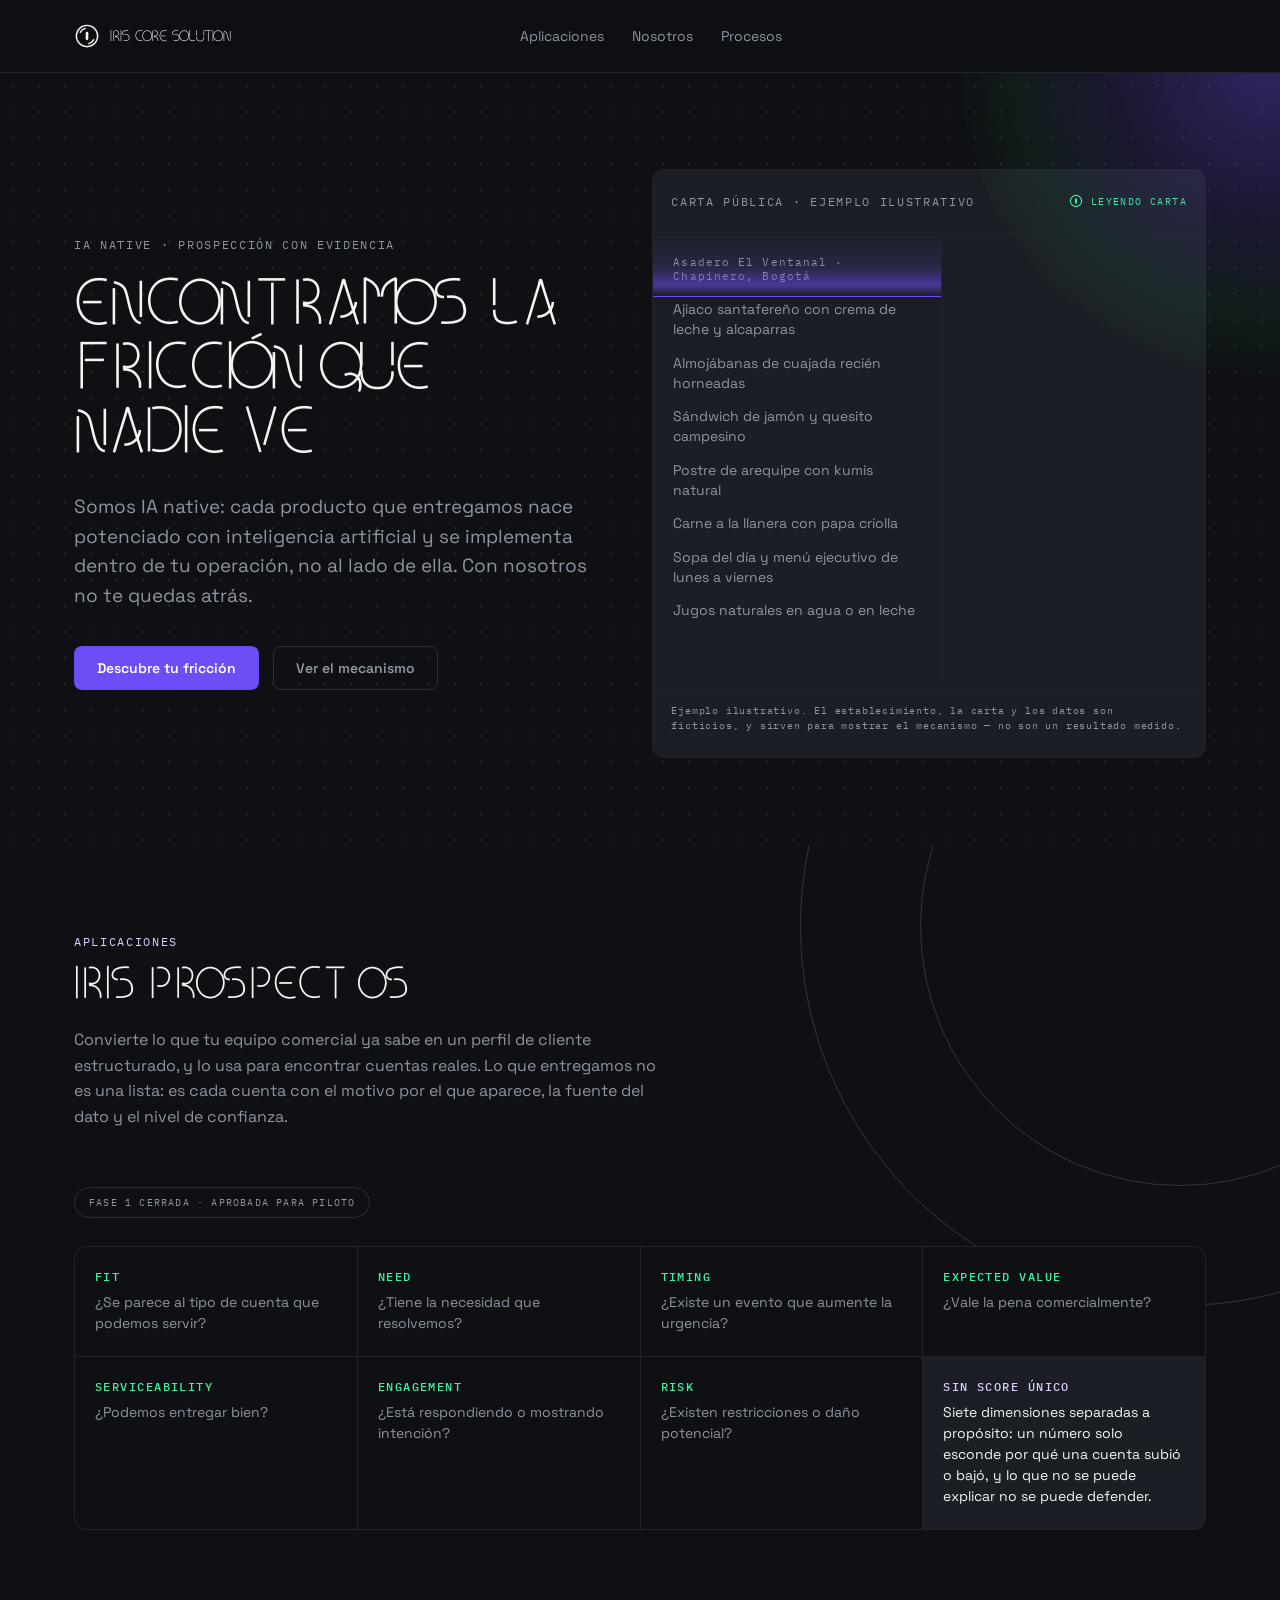
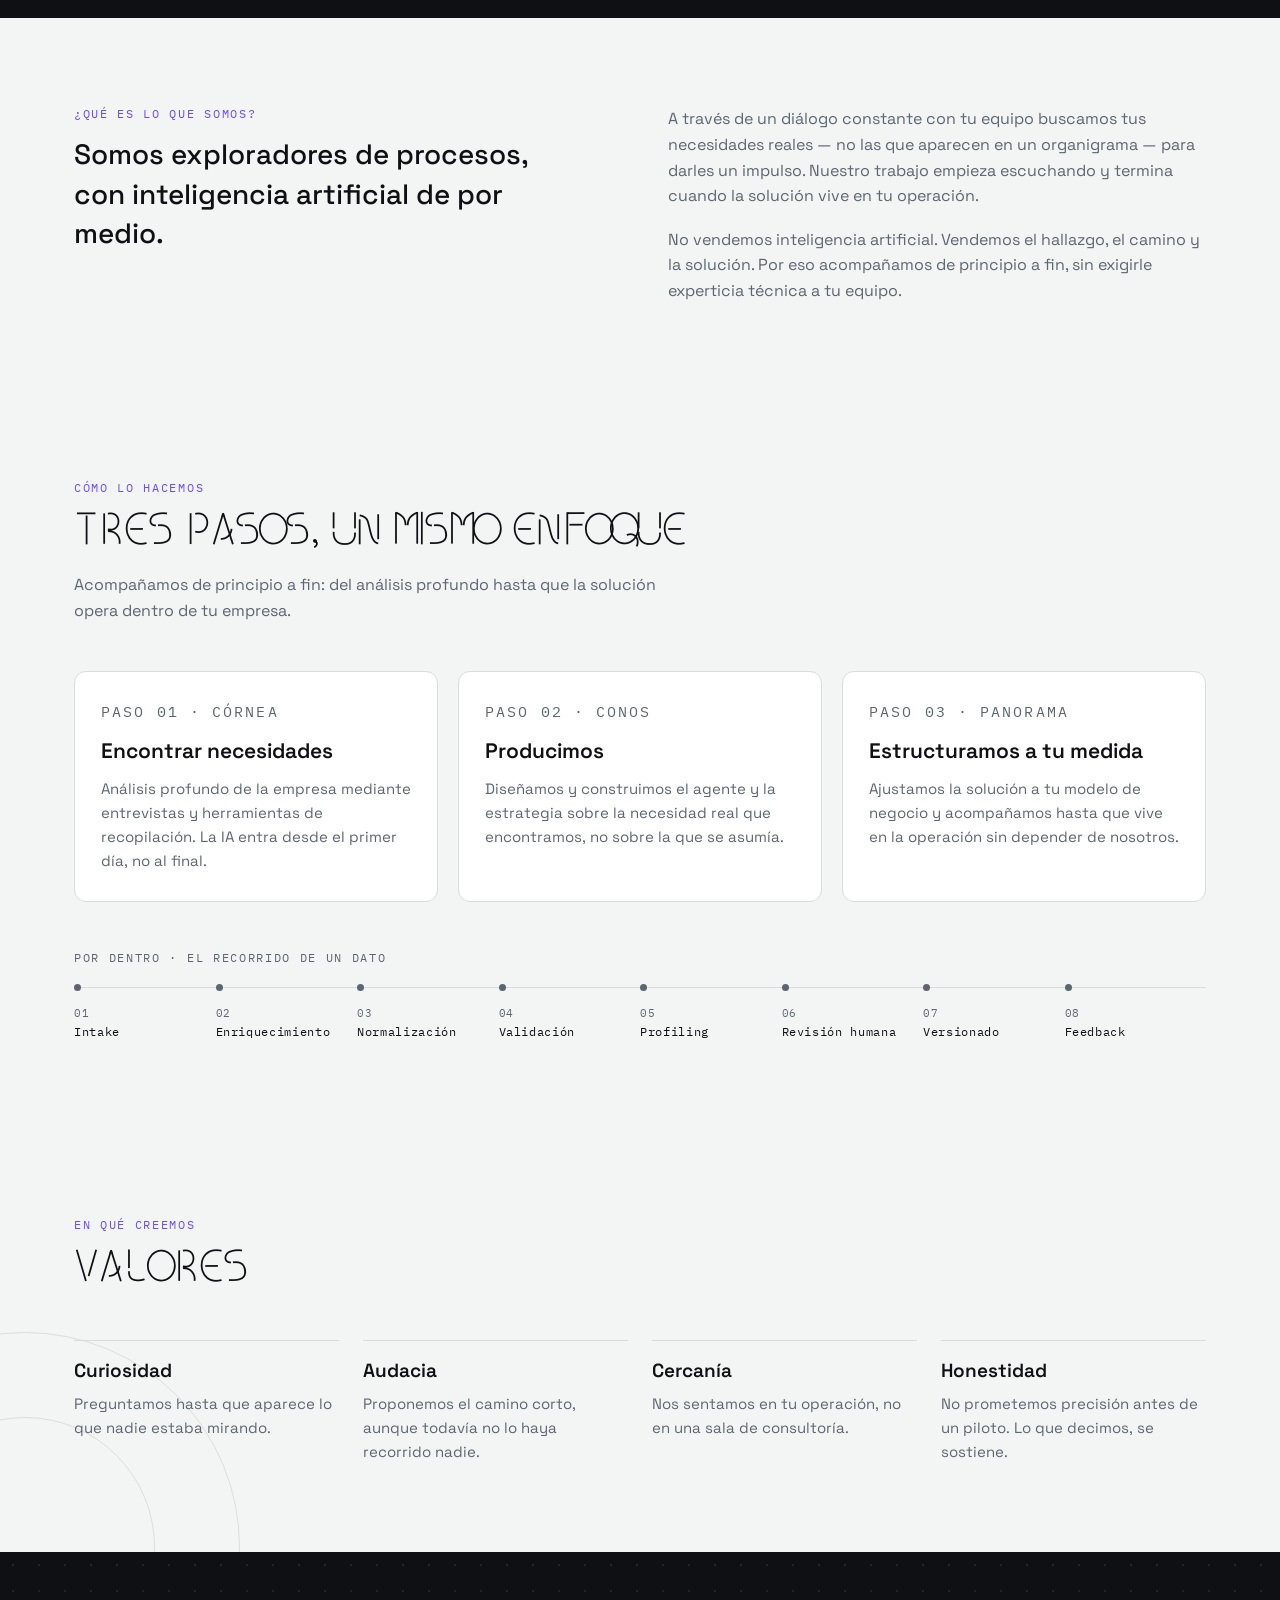
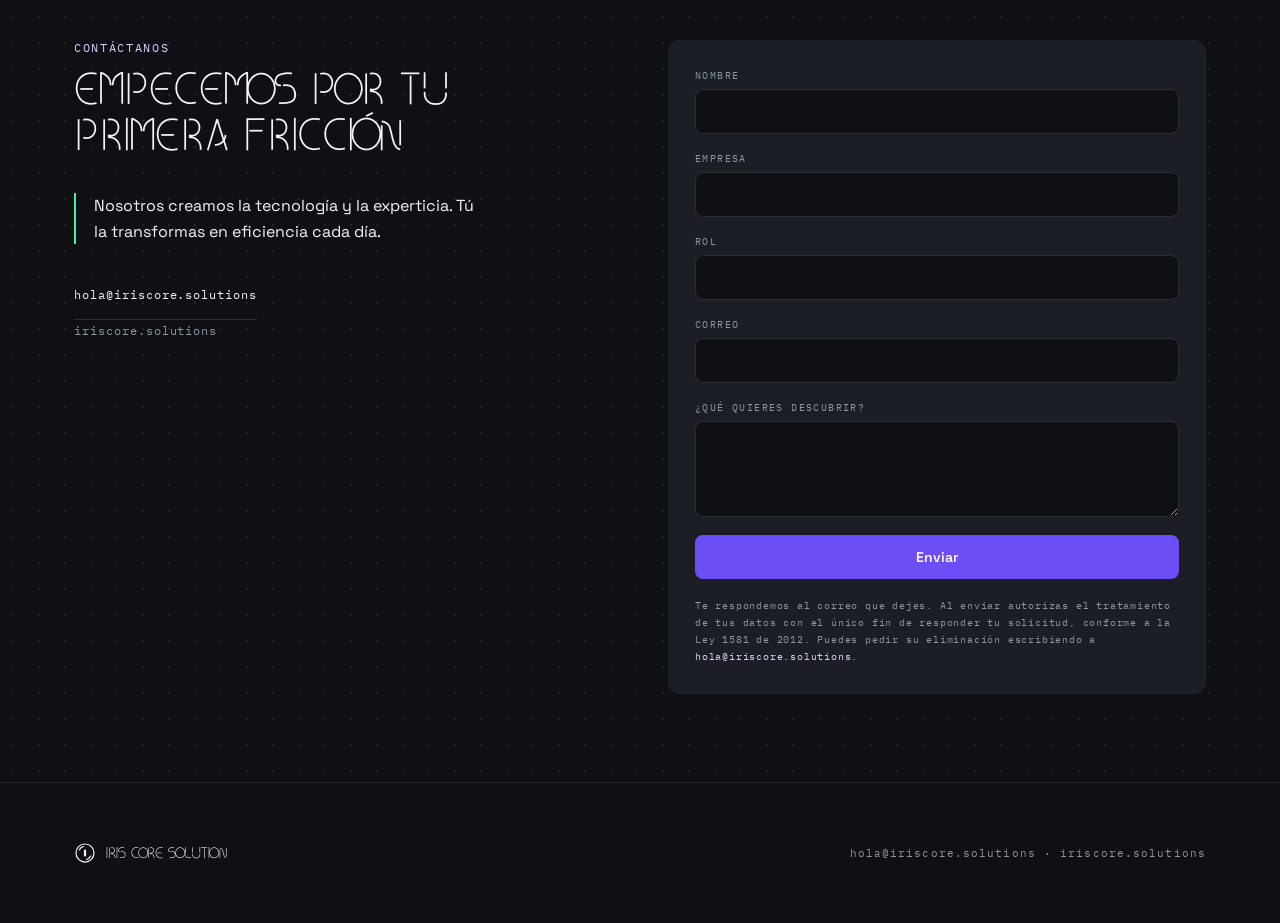
<file: index.html>
<!doctype html>
<html lang="es">
<head>
<meta charset="utf-8">
<meta name="viewport" content="width=device-width, initial-scale=1">
<title>Iris Core Solution — Encontramos la fricción que nadie ve</title>
<meta name="description" content="Iris Core Solution encuentra y libera las fricciones ocultas en los procesos de tu empresa, aplicando inteligencia artificial de forma práctica y accesible.">

<!-- La ruta de llegada real es un link reenviado dentro de un comité: la vista previa importa.
     TODO: agregar og:image (1200×630) cuando exista la pieza. -->
<link rel="canonical" href="https://iriscore.solutions/">
<meta property="og:type" content="website">
<meta property="og:site_name" content="Iris Core Solution">
<meta property="og:locale" content="es_CO">
<meta property="og:url" content="https://iriscore.solutions/">
<meta property="og:title" content="Iris Core Solution — Encontramos la fricción que nadie ve">
<meta property="og:description" content="Prospección con evidencia: cada cuenta con el motivo por el que aparece, la fuente del dato y el nivel de confianza. No una lista.">
<meta name="twitter:card" content="summary">
<meta name="twitter:title" content="Iris Core Solution — Encontramos la fricción que nadie ve">
<meta name="twitter:description" content="Prospección con evidencia: cada cuenta con el motivo por el que aparece, la fuente del dato y el nivel de confianza. No una lista.">

<!--
  CONTRATO DE DIRECCIÓN  ·  ver DESIGN.md y PRODUCT.md

  THESIS — Iris no vende "IA". Vende el hallazgo trazable: por qué este lugar es un cliente
  potencial y de dónde salió el dato. Esta página rechaza el hero de agencia-de-IA genérica
  (abstracción más "transformamos tu negocio") mostrando el mecanismo funcionando de entrada.

  OWN-WORLD — Instrumento óptico y ficha de evidencia. Carbón dominante, trama de puntos como
  territorio sin explorar, círculos concéntricos como hallazgo. Violeta acciona, fósforo informa,
  nunca al revés. Mono para nombres de campo, procedencia y confianza. ABC caja alta solo en
  titulares.

  STORY — Entiendo qué hace Iris, veo el mecanismo operando, sigo el método que lo sostiene,
  reconozco en qué creen, escribo.

  FIRST VIEWPORT — Dos columnas. Izquierda: titular ABC, promesa, acción. Derecha: el visor —
  una carta de restaurante que un haz recorre, la evidencia se enciende en fósforo, y al lado se
  arma la ficha con procedencia y confianza. El CTA primario vive abajo a la izquierda.

  FORM — Estructura tomada de los borradores del fundador; el mundo visual se hereda del manual
  de marca v1. Sin concept-seed: la petición trae su estructura ya especificada.
-->

<link rel="preload" href="brand/assets/fonts/Abc-tuned.ttf" as="font" type="font/ttf" crossorigin>
<link rel="icon" href="data:image/svg+xml,%3Csvg xmlns='http://www.w3.org/2000/svg' viewBox='0 0 100 100'%3E%3Ccircle cx='50' cy='50' r='42' fill='%230E1013'/%3E%3Cpath d='M27 37 A29 29 0 0 1 45 22.5' fill='none' stroke='%23F3F4F4' stroke-width='5.5' stroke-linecap='round'/%3E%3Cpath d='M73 63 A29 29 0 0 1 55 77.5' fill='none' stroke='%23F3F4F4' stroke-width='5.5' stroke-linecap='round'/%3E%3Crect x='45' y='35' width='10' height='30' rx='5' fill='%23F3F4F4'/%3E%3C/svg%3E">
<link rel="stylesheet" href="src/styles/main.css">
</head>
<body>

<a class="skip-link" href="#contenido">Saltar al contenido</a>

<nav class="nav on-dark" id="nav">
  <div class="wrap">
    <a class="nav-logo" href="#inicio">
      <svg viewBox="0 0 100 100" fill="none" stroke="currentColor" stroke-width="5.5" stroke-linecap="round" aria-hidden="true"><circle cx="50" cy="50" r="41"></circle><path d="M24 36 A31 31 0 0 1 43 20.5"></path><path d="M76 64 A31 31 0 0 1 57 79.5"></path><rect x="45" y="34" width="10" height="32" rx="5" fill="currentColor" stroke="none"></rect></svg>
      Iris Core Solution
    </a>

    <div class="nav-links" id="nav-links">
      <!-- El orden sigue al del documento: quien baje por el menú nunca retrocede. -->
      <a href="#aplicaciones">Aplicaciones</a>
      <a href="#nosotros">Nosotros</a>
      <a href="#procesos">Procesos</a>
      <!-- En móvil el CTA del nav se oculta; sin este enlace no habría cómo llegar a contacto. -->
      <a class="nav-links-contact" href="#contacto">Contáctanos</a>
    </div>

    <a class="btn btn-primary nav-cta" href="#contacto">Contáctanos</a>

    <button class="nav-toggle" id="nav-toggle" type="button" aria-expanded="false" aria-controls="nav-links">
      <span class="sr-only">Abrir menú</span>
      <svg viewBox="0 0 24 24" fill="none" stroke="currentColor" stroke-width="2" stroke-linecap="round" aria-hidden="true"><path d="M3 6h18"></path><path d="M3 12h18"></path><path d="M3 18h18"></path></svg>
    </button>
  </div>
</nav>

<main id="contenido">

<!-- ============================================ HERO · trama + halo (único halo del sitio) -->
<header class="hero on-dark dot-grid halo" id="inicio">
  <div class="wrap">
    <div class="hero-grid">

      <div>
        <!-- En Fog, no en fósforo: esto es posicionamiento, no un dato que reporte el sistema.
             El primer fósforo que ve el visitante tiene que ser evidencia real, en el visor. -->
        <p class="label label-muted hero-eyebrow">IA native · Prospección con evidencia</p>
        <h1 class="display">Encontramos la fricción que nadie ve</h1>
        <p class="lead muted">
          Somos IA native: cada producto que entregamos nace potenciado con inteligencia
          artificial y se implementa dentro de tu operación, no al lado de ella. Con nosotros
          no te quedas atrás.
        </p>
        <div class="hero-actions">
          <a class="btn btn-primary" href="#contacto">Descubre tu fricción</a>
          <a class="btn btn-ghost" href="#aplicaciones">Ver el mecanismo</a>
        </div>
      </div>

      <!-- El visor. Datos ilustrativos autorados; el aviso vive dentro del componente. -->
      <div class="viewer" id="viewer">
        <div class="viewer-bar">
          <p class="label label-muted">Carta pública · ejemplo ilustrativo</p>
          <p class="viewer-status">
            <svg viewBox="0 0 100 100" fill="none" stroke="currentColor" stroke-width="8" stroke-linecap="round" aria-hidden="true">
              <circle cx="50" cy="50" r="40"></circle>
              <rect class="pupil" x="43" y="30" width="14" height="40" rx="7" fill="currentColor" stroke="none"></rect>
            </svg>
            <span id="viewer-status-text">En espera</span>
          </p>
        </div>

        <div class="viewer-body">
          <div class="viewer-menu">
            <p class="viewer-place">Asadero El Ventanal · Chapinero, Bogotá</p>
            <ul class="menu-lines">
              <li>Ajiaco santafereño con <mark data-evidence="1">crema de leche</mark> y alcaparras</li>
              <li>Almojábanas de <mark data-evidence="2">cuajada</mark> recién horneadas</li>
              <li>Sándwich de jamón y <mark data-evidence="3">quesito</mark> campesino</li>
              <li>Postre de arequipe con <mark data-evidence="4">kumis</mark> natural</li>
              <li>Carne a la llanera con papa criolla</li>
              <li>Sopa del día y menú ejecutivo de lunes a viernes</li>
              <li>Jugos naturales en agua o en leche</li>
            </ul>
            <div class="scan-beam" aria-hidden="true"></div>
          </div>

          <dl class="evidence" id="evidence">
            <div class="evidence-row">
              <dt>Categoría detectada</dt>
              <dd class="is-data">Lácteos frescos</dd>
            </div>
            <div class="evidence-row">
              <dt>Referencias en carta</dt>
              <dd>crema de leche · cuajada · quesito · kumis</dd>
            </div>
            <div class="evidence-row">
              <dt>Señal</dt>
              <dd>Preparación propia en sitio, cuatro referencias lácteas distintas</dd>
            </div>
            <div class="evidence-row">
              <dt>Procedencia</dt>
              <dd>Carta publicada en ficha pública, texto literal</dd>
            </div>
            <div class="evidence-row">
              <dt>Confianza</dt>
              <dd>Media-alta — sin inferencia de marca</dd>
            </div>
            <div class="evidence-row">
              <dt>Estado</dt>
              <dd>Pendiente de validación humana</dd>
            </div>
          </dl>
        </div>

        <p class="viewer-foot">
          Ejemplo ilustrativo. El establecimiento, la carta y los datos son ficticios, y sirven
          para mostrar el mecanismo — no son un resultado medido.
        </p>
      </div>

    </div>
  </div>
</header>

<!-- ============================================ APLICACIONES · concéntricos -->
<section class="section section-dark on-dark rings" id="aplicaciones">
  <div class="wrap">
    <div class="section-head">
      <p class="label label-violet">Aplicaciones</p>
      <h2 class="display">Iris Prospect OS</h2>
      <p class="prose muted">
        Convierte lo que tu equipo comercial ya sabe en un perfil de cliente estructurado, y lo
        usa para encontrar cuentas reales. Lo que entregamos no es una lista: es cada cuenta con
        el motivo por el que aparece, la fuente del dato y el nivel de confianza.
      </p>
    </div>

    <p class="product-note">Fase 1 cerrada · aprobada para piloto</p>

    <div class="dimensions">
      <article class="dimension">
        <h3>Fit</h3>
        <p>¿Se parece al tipo de cuenta que podemos servir?</p>
      </article>
      <article class="dimension">
        <h3>Need</h3>
        <p>¿Tiene la necesidad que resolvemos?</p>
      </article>
      <article class="dimension">
        <h3>Timing</h3>
        <p>¿Existe un evento que aumente la urgencia?</p>
      </article>
      <article class="dimension">
        <h3>Expected value</h3>
        <p>¿Vale la pena comercialmente?</p>
      </article>
      <article class="dimension">
        <h3>Serviceability</h3>
        <p>¿Podemos entregar bien?</p>
      </article>
      <article class="dimension">
        <h3>Engagement</h3>
        <p>¿Está respondiendo o mostrando intención?</p>
      </article>
      <article class="dimension">
        <h3>Risk</h3>
        <p>¿Existen restricciones o daño potencial?</p>
      </article>
      <article class="dimension dimension-note">
        <h3>Sin score único</h3>
        <p>
          Siete dimensiones separadas a propósito: un número solo esconde por qué una cuenta
          subió o bajó, y lo que no se puede explicar no se puede defender.
        </p>
      </article>
    </div>
  </div>
</section>

<!-- ============================================ QUÉ SOMOS · sin recurso gráfico -->
<section class="section section-light" id="nosotros">
  <div class="wrap">
    <div class="somos-grid">
      <div>
        <p class="label label-violet" style="margin-bottom:14px">¿Qué es lo que somos?</p>
        <h2 class="statement">
          Somos exploradores de procesos, con inteligencia artificial de por medio.
        </h2>
      </div>
      <div>
        <p class="prose muted">
          A través de un diálogo constante con tu equipo buscamos tus necesidades reales — no las
          que aparecen en un organigrama — para darles un impulso. Nuestro trabajo empieza
          escuchando y termina cuando la solución vive en tu operación.
        </p>
        <p class="prose muted">
          No vendemos inteligencia artificial. Vendemos el hallazgo, el camino y la solución. Por
          eso acompañamos de principio a fin, sin exigirle experticia técnica a tu equipo.
        </p>
      </div>
    </div>
  </div>
</section>

<!-- ============================================ PROCESOS · sin recurso gráfico -->
<section class="section section-light" id="procesos">
  <div class="wrap">
    <div class="section-head">
      <p class="label label-violet">Cómo lo hacemos</p>
      <h2 class="display">Tres pasos, un mismo enfoque</h2>
      <p class="prose muted">
        Acompañamos de principio a fin: del análisis profundo hasta que la solución opera dentro
        de tu empresa.
      </p>
    </div>

    <div class="steps">
      <article class="step">
        <p class="label label-muted">Paso 01 · Córnea</p>
        <h3>Encontrar necesidades</h3>
        <p>
          Análisis profundo de la empresa mediante entrevistas y herramientas de recopilación.
          La IA entra desde el primer día, no al final.
        </p>
      </article>
      <article class="step">
        <p class="label label-muted">Paso 02 · Conos</p>
        <h3>Producimos</h3>
        <p>
          Diseñamos y construimos el agente y la estrategia sobre la necesidad real que
          encontramos, no sobre la que se asumía.
        </p>
      </article>
      <article class="step">
        <p class="label label-muted">Paso 03 · Panorama</p>
        <h3>Estructuramos a tu medida</h3>
        <p>
          Ajustamos la solución a tu modelo de negocio y acompañamos hasta que vive en la
          operación sin depender de nosotros.
        </p>
      </article>
    </div>

    <div class="pipeline-head">
      <p class="label label-muted">Por dentro · el recorrido de un dato</p>
    </div>
    <ol class="pipeline">
      <li>01<span>Intake</span></li>
      <li>02<span>Enriquecimiento</span></li>
      <li>03<span>Normalización</span></li>
      <li>04<span>Validación</span></li>
      <li>05<span>Profiling</span></li>
      <li>06<span>Revisión humana</span></li>
      <li>07<span>Versionado</span></li>
      <li>08<span>Feedback</span></li>
    </ol>
  </div>
</section>

<!-- ============================================ VALORES · concéntricos hairline -->
<section class="section section-light rings rings-echo" id="valores">
  <div class="wrap">
    <div class="section-head">
      <p class="label label-violet">En qué creemos</p>
      <h2 class="display">Valores</h2>
    </div>

    <div class="values">
      <article class="value">
        <h3>Curiosidad</h3>
        <p>Preguntamos hasta que aparece lo que nadie estaba mirando.</p>
      </article>
      <article class="value">
        <h3>Audacia</h3>
        <p>Proponemos el camino corto, aunque todavía no lo haya recorrido nadie.</p>
      </article>
      <article class="value">
        <h3>Cercanía</h3>
        <p>Nos sentamos en tu operación, no en una sala de consultoría.</p>
      </article>
      <article class="value">
        <h3>Honestidad</h3>
        <p>No prometemos precisión antes de un piloto. Lo que decimos, se sostiene.</p>
      </article>
    </div>
  </div>
</section>

<!-- ============================================ CONTACTO · trama -->
<section class="section section-dark on-dark dot-grid" id="contacto">
  <div class="wrap">
    <div class="contact-grid">

      <div>
        <p class="label label-violet" style="margin-bottom:14px">Contáctanos</p>
        <h2 class="display">Empecemos por tu primera fricción</h2>

        <p class="manifesto">
          Nosotros creamos la tecnología y la experticia. Tú la transformas en eficiencia cada día.
        </p>

        <p class="contact-direct">
          <a href="mailto:hola@iriscore.solutions">hola@iriscore.solutions</a><br>
          iriscore.solutions
        </p>
      </div>

      <!--
        TODO: cuando exista la cuenta de Formspree (o equivalente), poner el endpoint en
        data-endpoint. Mientras esté vacío, form.js entrega el mensaje por correo en vez de
        publicar un formulario que se traga los envíos.
      -->
      <form class="form" id="contact-form" data-endpoint="" method="POST">
        <div class="field">
          <label for="nombre">Nombre</label>
          <input id="nombre" name="nombre" type="text" autocomplete="name" required>
        </div>
        <div class="field">
          <label for="empresa">Empresa</label>
          <input id="empresa" name="empresa" type="text" autocomplete="organization" required>
        </div>
        <div class="field">
          <label for="rol">Rol</label>
          <input id="rol" name="rol" type="text" autocomplete="organization-title">
        </div>
        <div class="field">
          <label for="correo">Correo</label>
          <input id="correo" name="correo" type="email" autocomplete="email" required>
        </div>
        <div class="field">
          <label for="descubrir">¿Qué quieres descubrir?</label>
          <textarea id="descubrir" name="descubrir" rows="3"></textarea>
        </div>
        <button class="btn btn-primary" type="submit">Enviar</button>
        <p class="form-status" id="form-status" role="status" aria-live="polite"></p>
        <p class="form-note">
          Te respondemos al correo que dejes. Al enviar autorizas el tratamiento de tus datos
          con el único fin de responder tu solicitud, conforme a la Ley 1581 de 2012. Puedes
          pedir su eliminación escribiendo a
          <a href="mailto:hola@iriscore.solutions">hola@iriscore.solutions</a>.
        </p>
      </form>

    </div>
  </div>
</section>

</main>

<footer class="foot on-dark">
  <div class="wrap">
    <p class="foot-brand">
      <svg viewBox="0 0 100 100" fill="none" stroke="currentColor" stroke-width="5.5" stroke-linecap="round" aria-hidden="true"><circle cx="50" cy="50" r="41"></circle><path d="M24 36 A31 31 0 0 1 43 20.5"></path><path d="M76 64 A31 31 0 0 1 57 79.5"></path><rect x="45" y="34" width="10" height="32" rx="5" fill="currentColor" stroke="none"></rect></svg>
      Iris Core Solution
    </p>
    <p><a href="mailto:hola@iriscore.solutions">hola@iriscore.solutions</a> · iriscore.solutions</p>
  </div>
</footer>

<script src="src/js/nav.js" defer></script>
<script src="src/js/scanner.js" defer></script>
<script src="src/js/form.js" defer></script>

</body>
</html>
</file>
<file: src/styles/main.css>
/*
  Iris Core Solution — hoja de entrada.
  Orden obligatorio: tokens define las variables que base y sections consumen.
*/

@import url('https://fonts.googleapis.com/css2?family=IBM+Plex+Mono:wght@400;500;600&family=Space+Grotesk:wght@400;500;600;700&display=swap');
@import 'tokens.css';
@import 'base.css';
@import 'sections.css';
</file>
